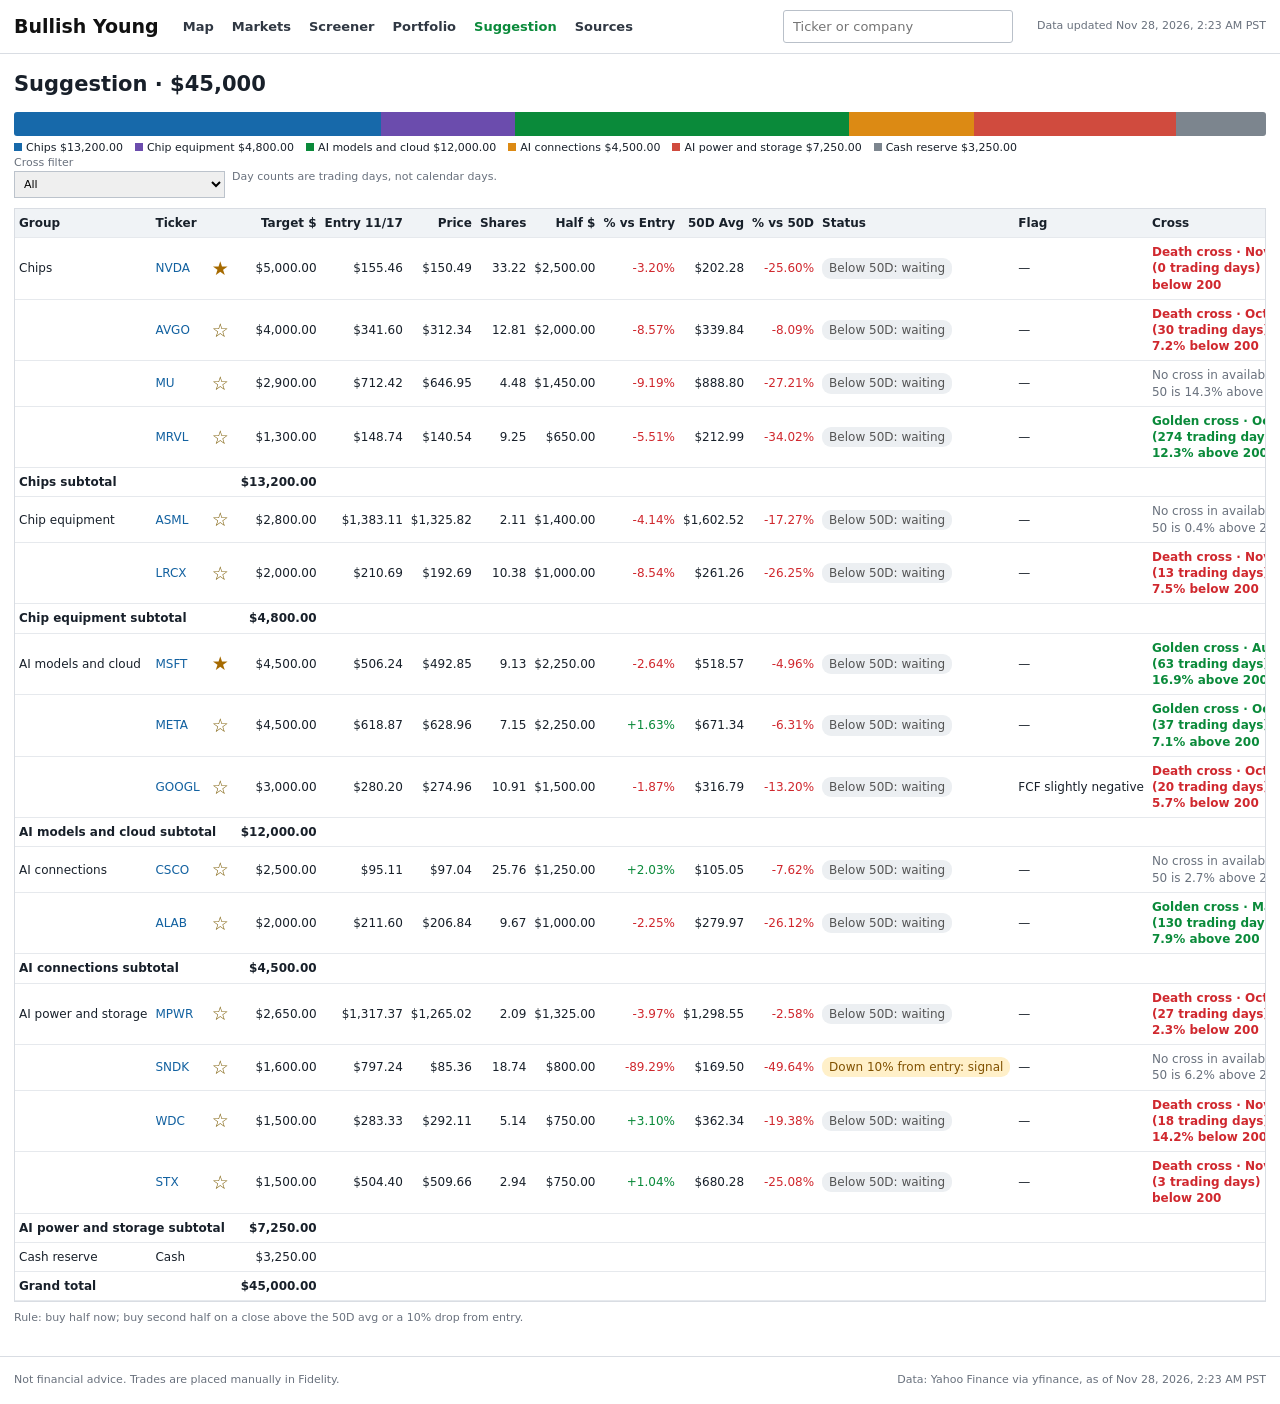
<file: portfolio.html>
<!doctype html>
<html lang="en">
  <head>
    <meta charset="utf-8" />
    <meta name="viewport" content="width=device-width,initial-scale=1" />
    <title>Bullish Young — Suggestion</title>
    <link rel="icon" href="data:image/svg+xml,%3Csvg xmlns='http://www.w3.org/2000/svg' viewBox='0 0 64 64'%3E%3Crect width='64' height='64' rx='12' fill='%230a8a3a'/%3E%3Cpath d='M14 43 27 30l9 8 15-18' fill='none' stroke='white' stroke-width='7' stroke-linecap='round' stroke-linejoin='round'/%3E%3C/svg%3E" />
    <link rel="stylesheet" href="assets/app.css" />
    <link rel="stylesheet" href="assets/brooks.css" />
    <link rel="stylesheet" href="assets/polish.css" />
    <link rel="stylesheet" href="assets/mobile.css" />
  </head>
  <body>
    <main>
      <h1>Suggestion · $45,000</h1>
      <div id="allocation"></div>
      <div id="cross-filter-wrap"></div>
      <div class="table-hint">Swipe for more columns →</div>
      <div class="table-wrap portfolio-wrap">
        <table class="portfolio-table">
          <thead>
            <tr>
              <th class="text">Group</th>
              <th class="text">Ticker</th>
              <th aria-label="Portfolio star"></th>
              <th>Target $</th>
              <th>Entry 11/17</th>
              <th>Price</th>
              <th>Shares</th>
              <th>Half $</th>
              <th>% vs Entry</th>
              <th>50D Avg</th>
              <th>% vs 50D</th>
              <th class="text">Status</th>
              <th class="text">Flag</th>
              <th class="text">Cross</th>
              <th class="text muted">Brooks ref</th>
            </tr>
          </thead>
          <tbody></tbody>
          <tfoot></tfoot>
        </table>
      </div>
      <div class="rule">
        Rule: buy half now; buy second half on a close above the 50D avg or a
        10% drop from entry.
      </div>
    </main>
    <script src="assets/common.js?v=20261124"></script>
    <script src="assets/brooks.js?v=20261124"></script>
    <script src="assets/cross.js?v=20261124"></script>
    <script src="assets/portfolio.js?v=20261124"></script>
  </body>
</html>
</file>
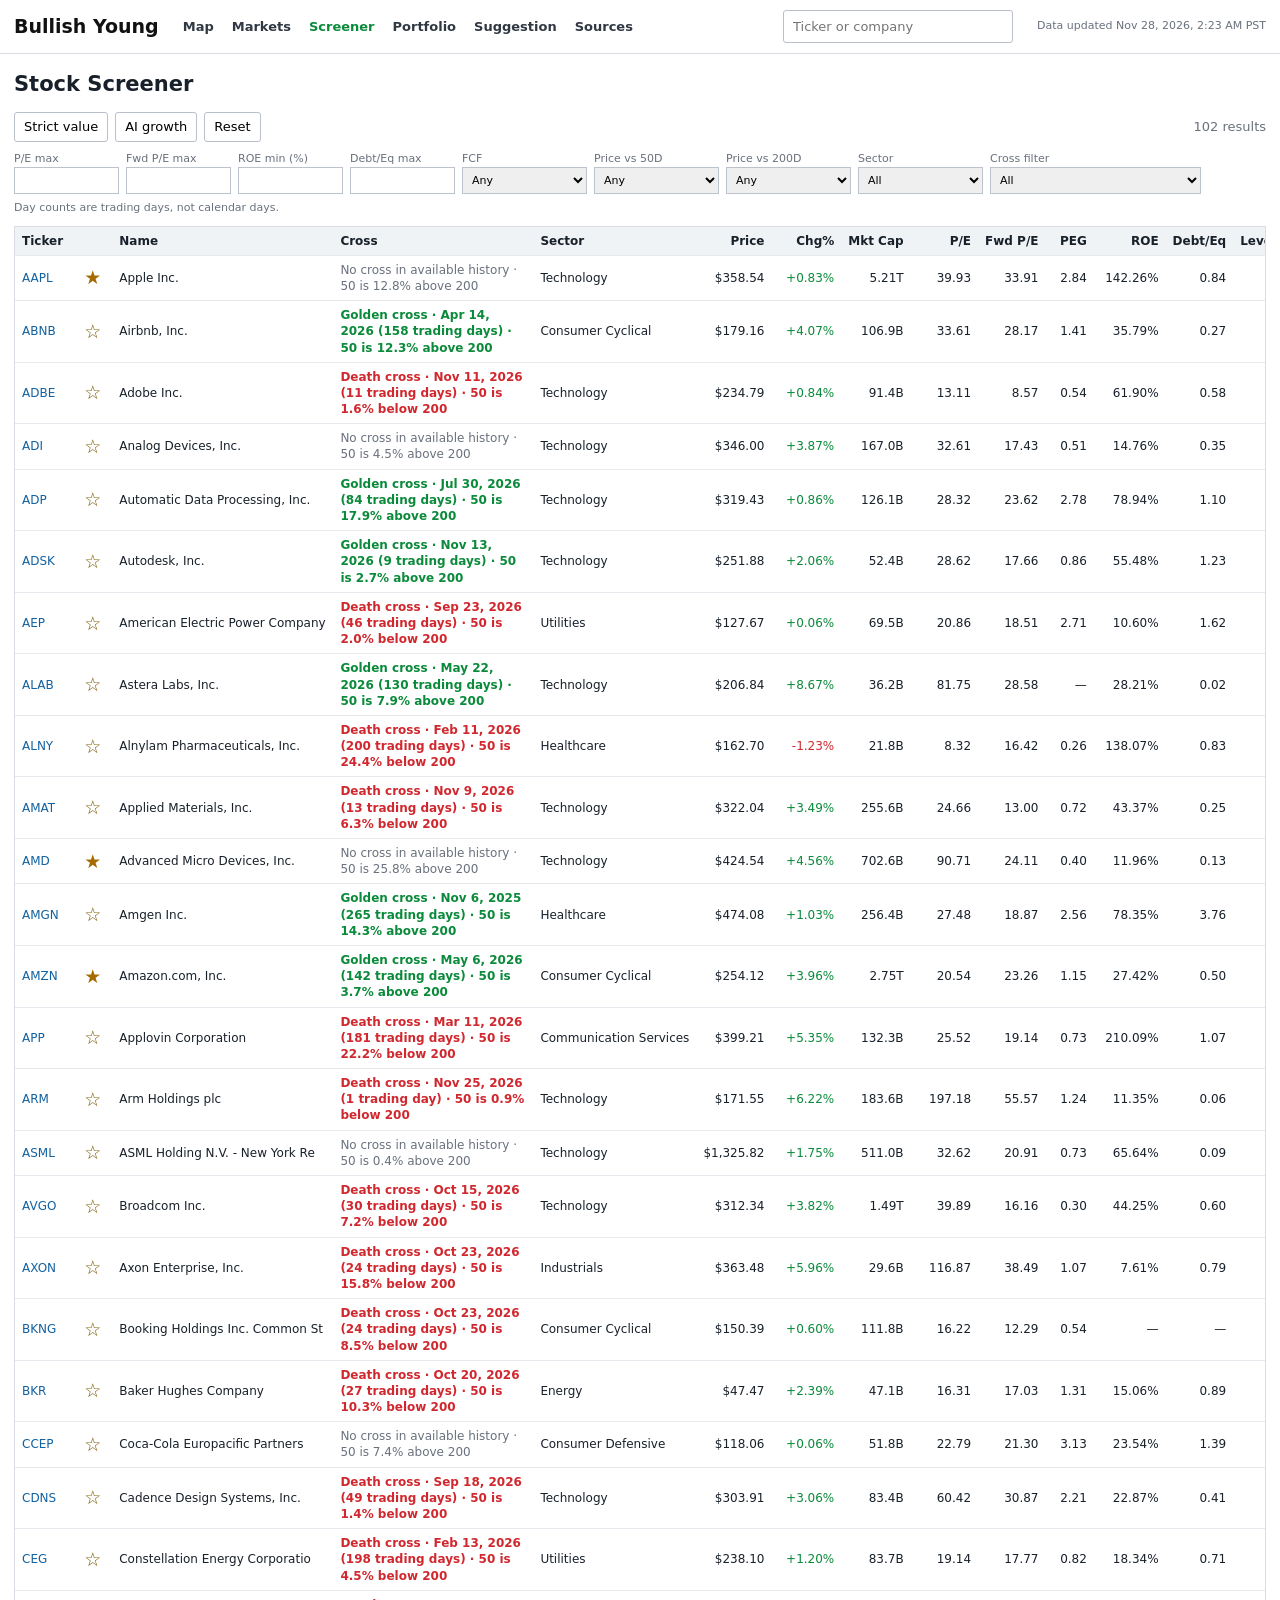
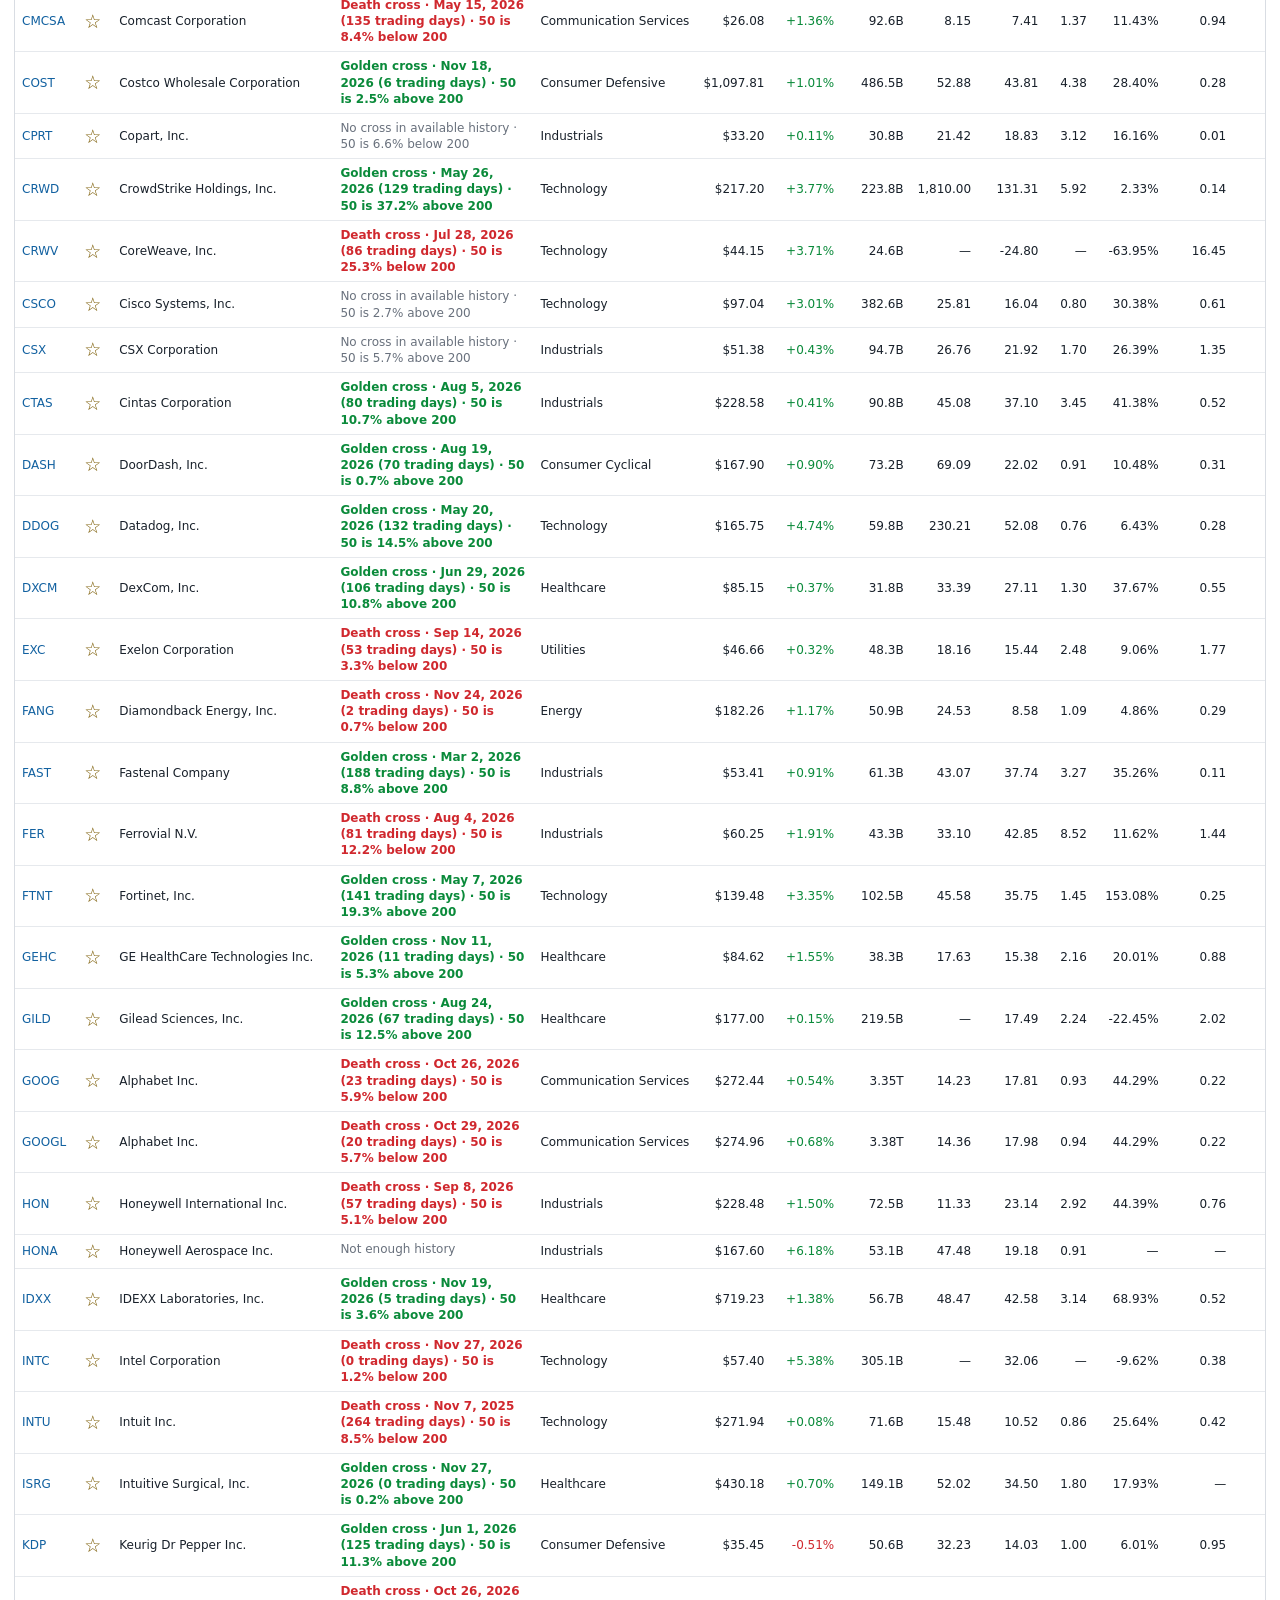
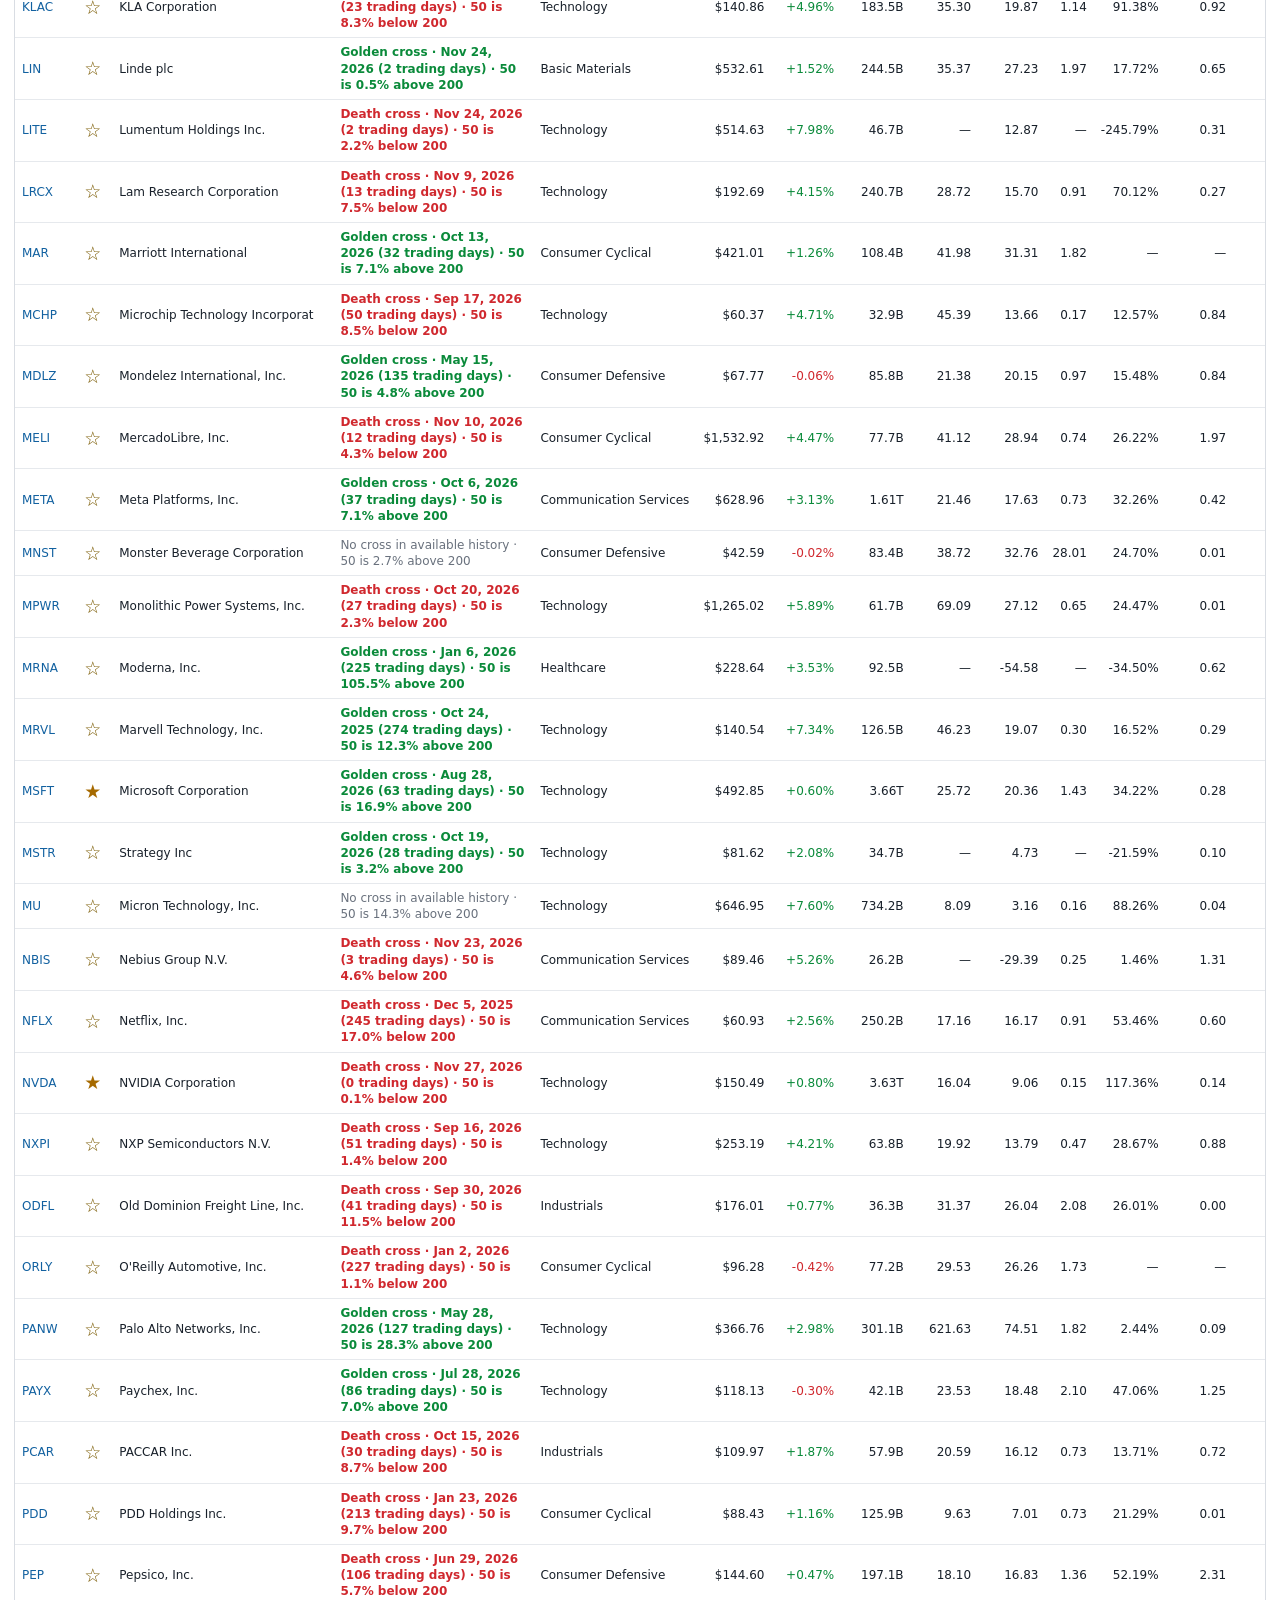
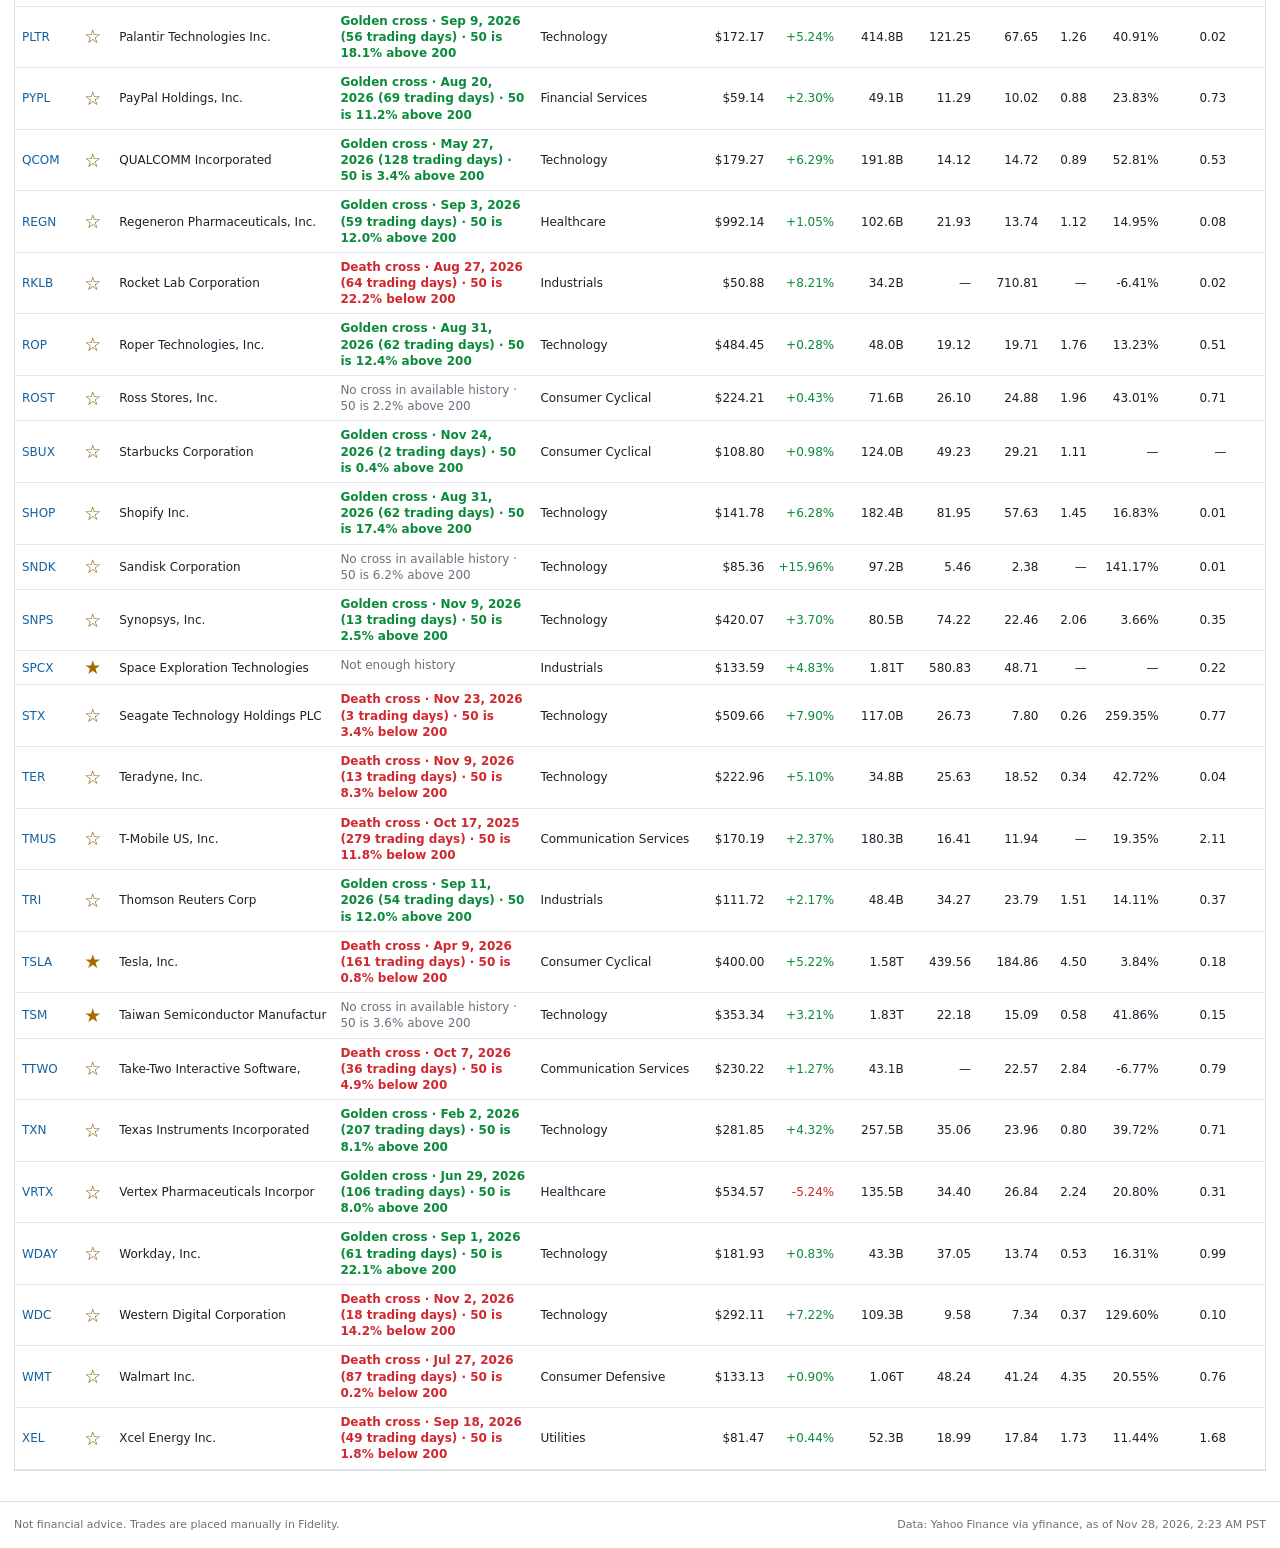
<file: screener.html>
<!doctype html><html lang="en"><head><meta charset="utf-8"><meta name="viewport" content="width=device-width,initial-scale=1"><title>Bullish Young — Screener</title><link rel="icon" href="data:image/svg+xml,%3Csvg xmlns='http://www.w3.org/2000/svg' viewBox='0 0 64 64'%3E%3Crect width='64' height='64' rx='12' fill='%230a8a3a'/%3E%3Cpath d='M14 43 27 30l9 8 15-18' fill='none' stroke='white' stroke-width='7' stroke-linecap='round' stroke-linejoin='round'/%3E%3C/svg%3E"><link rel="stylesheet" href="assets/app.css"><link rel="stylesheet" href="assets/mobile.css"></head><body><main><h1>Stock Screener</h1><div class="toolbar"><button data-preset="strict">Strict value</button><button data-preset="growth">AI growth</button><button data-preset="reset">Reset</button><span class="count"></span></div><div class="filters"><label>P/E max<input id="pe" type="number"></label><label>Fwd P/E max<input id="fpe" type="number"></label><label>ROE min (%)<input id="roe" type="number"></label><label>Debt/Eq max<input id="de" type="number" step=".1"></label><label>FCF<select id="fcf"><option>Any</option><option>Positive</option><option>Negative</option></select></label><label>Price vs 50D<select id="ma50"><option>Any</option><option>Above</option><option>Below</option></select></label><label>Price vs 200D<select id="ma200"><option>Any</option><option>Above</option><option>Below</option></select></label><label>Sector<select id="sector"><option>All</option></select></label><label>Cross filter<select id="cross-filter"><option value="all">All</option><option value="gc30">Golden cross (≤30 trading days)</option><option value="gc90">Golden cross (≤90 trading days)</option><option value="dc30">Death cross (≤30 trading days)</option><option value="dc90">Death cross (≤90 trading days)</option><option value="above">50-day above the 200-day</option><option value="near">Within 3% of a cross</option></select></label><span class="filter-note">Day counts are trading days, not calendar days.</span></div><div class="table-hint">Swipe for more columns →</div><div class="table-wrap screener-wrap"><table><thead><tr id="heads"></tr></thead><tbody></tbody></table></div></main><script src="assets/common.js?v=20261124"></script><script src="assets/cross.js?v=20261124"></script><script src="assets/screener.js?v=20261124"></script></body></html>
</file>
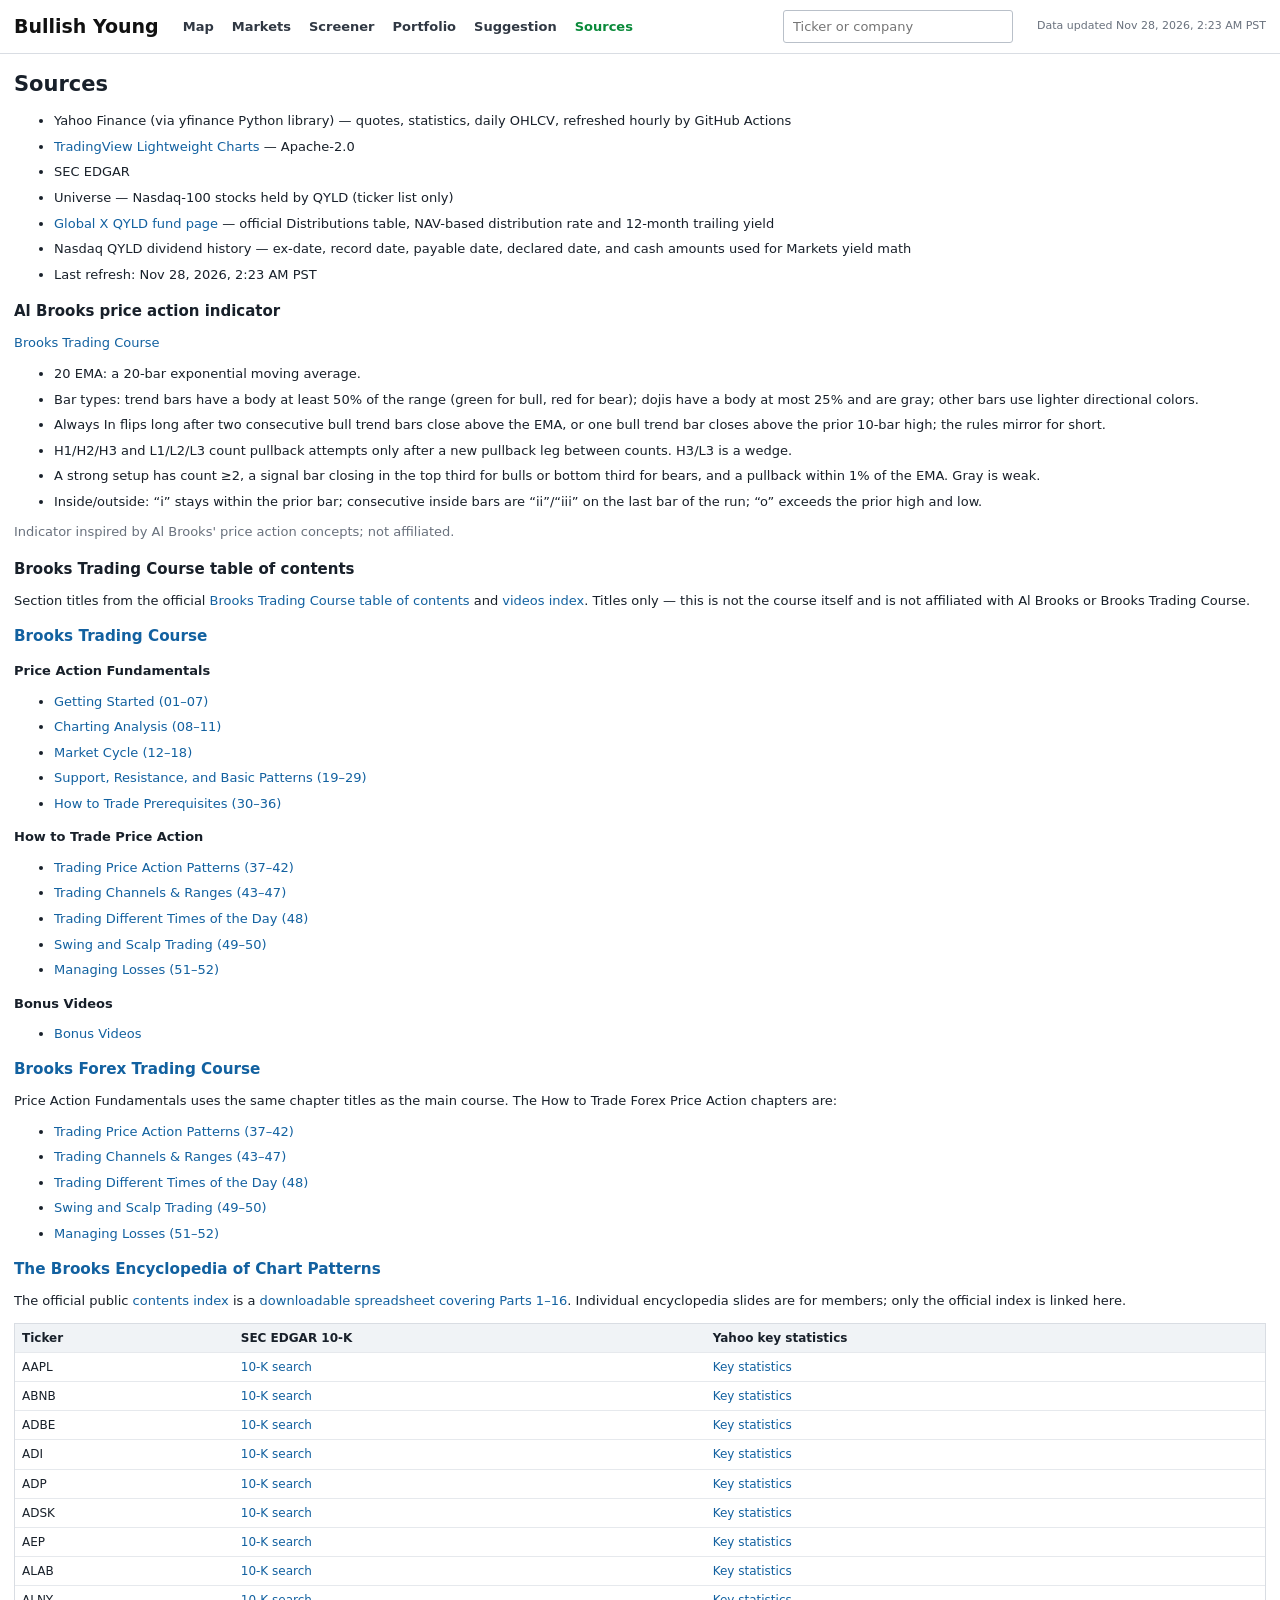
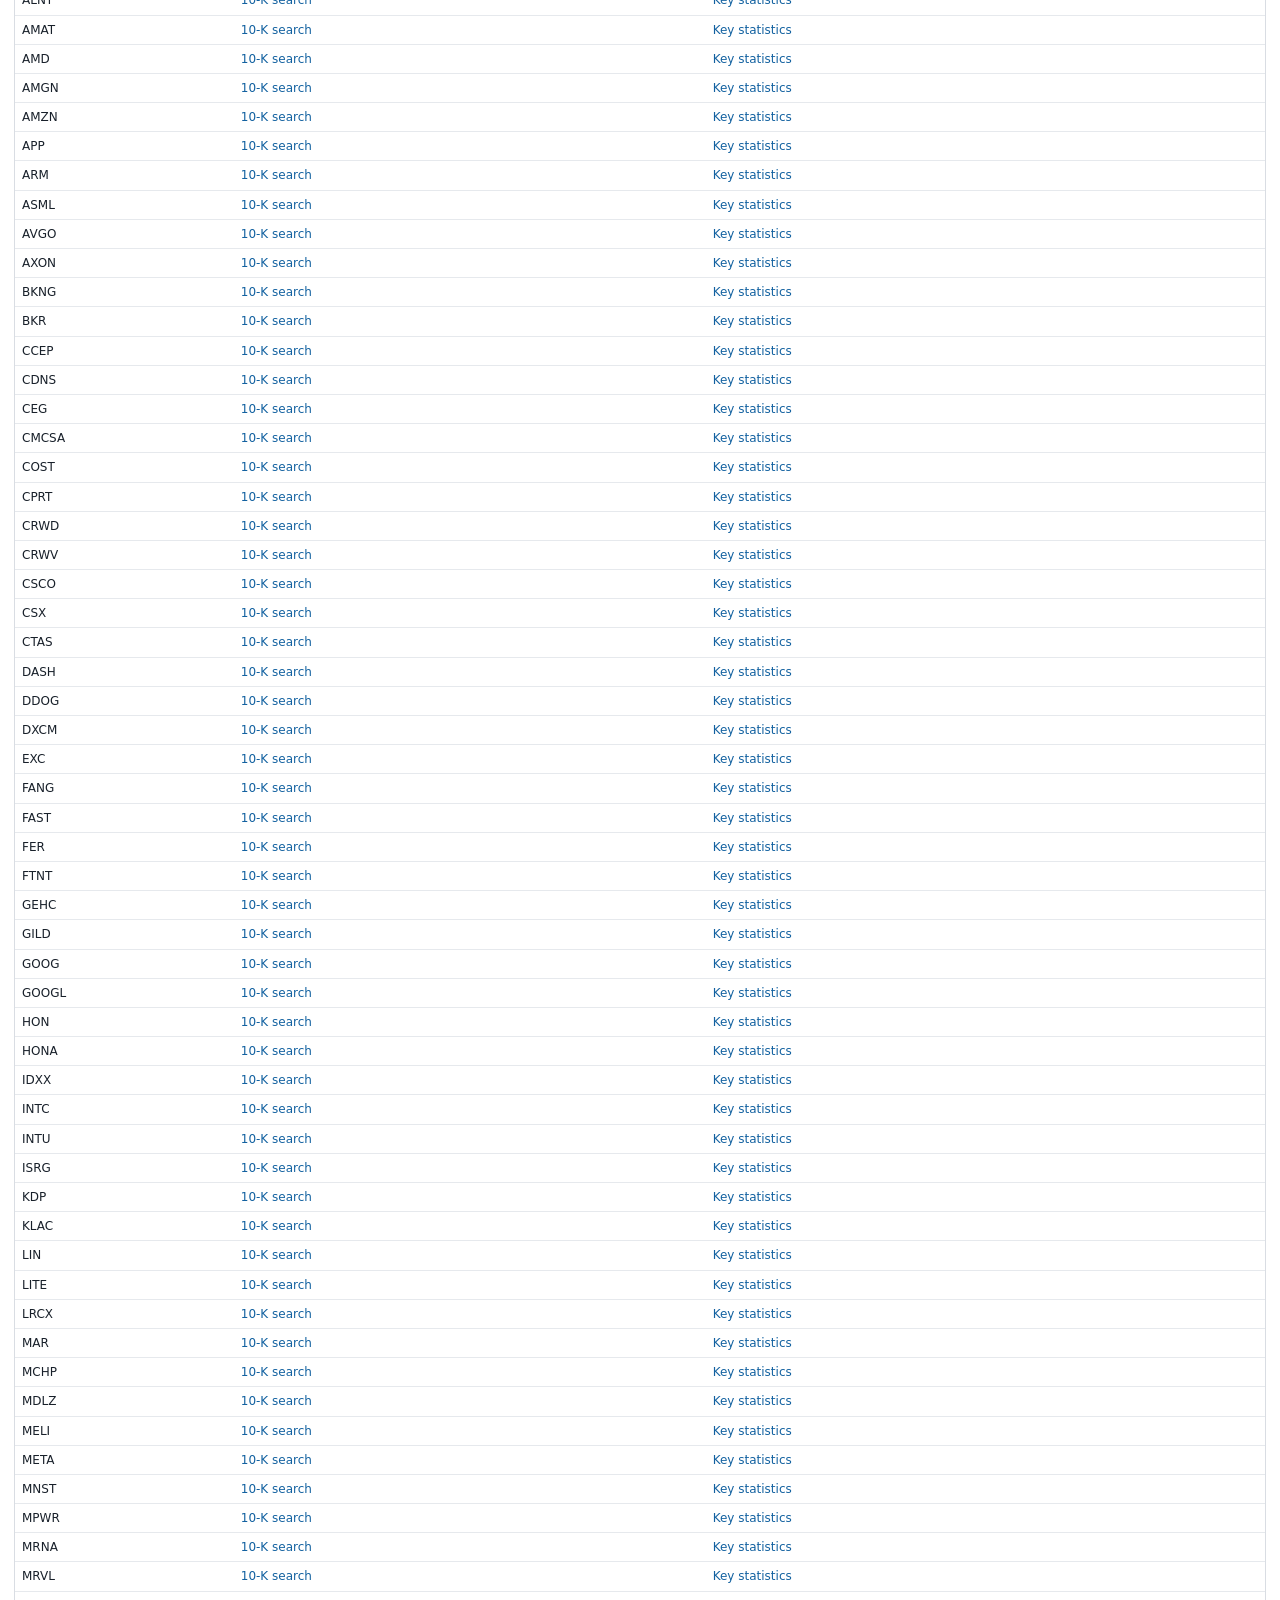
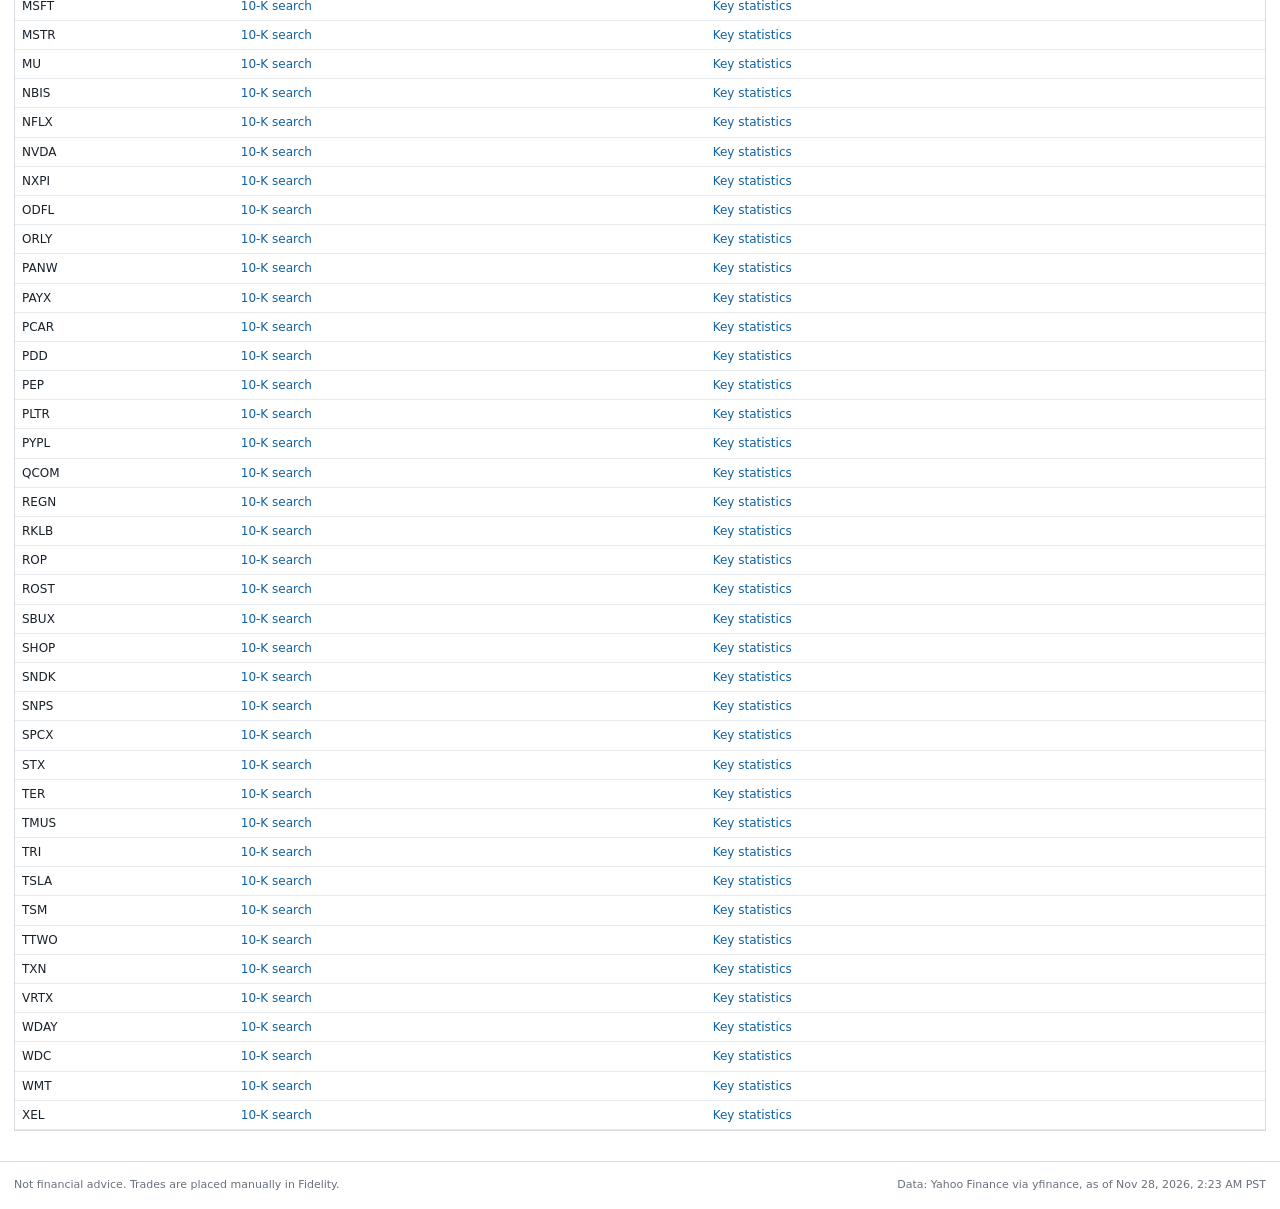
<file: sources.html>
<!doctype html>
<html lang="en">
  <head>
    <meta charset="utf-8" />
    <meta name="viewport" content="width=device-width,initial-scale=1" />
    <title>Bullish Young — Sources</title>
    <link rel="icon" href="data:image/svg+xml,%3Csvg xmlns='http://www.w3.org/2000/svg' viewBox='0 0 64 64'%3E%3Crect width='64' height='64' rx='12' fill='%230a8a3a'/%3E%3Cpath d='M14 43 27 30l9 8 15-18' fill='none' stroke='white' stroke-width='7' stroke-linecap='round' stroke-linejoin='round'/%3E%3C/svg%3E" />
    <link rel="stylesheet" href="assets/app.css" />
    <link rel="stylesheet" href="assets/mobile.css" />
  </head>
  <body>
    <main>
      <h1>Sources</h1>
      <ul class="source-list">
        <li>
          Yahoo Finance (via yfinance Python library) — quotes, statistics,
          daily OHLCV, refreshed hourly by GitHub Actions
        </li>
        <li>
          <a href="https://github.com/tradingview/lightweight-charts"
            >TradingView Lightweight Charts</a
          >
          — Apache-2.0
        </li>
        <li>SEC EDGAR</li>
        <li>Universe — Nasdaq-100 stocks held by QYLD (ticker list only)</li>
        <li>
          <a href="https://www.globalxetfs.com/funds/qyld#distributions">Global X QYLD fund page</a>
          — official Distributions table, NAV-based distribution rate and 12-month trailing yield
        </li>
        <li>
          Nasdaq QYLD dividend history — ex-date, record date, payable date, declared date, and cash amounts used for Markets yield math
        </li>
        <li>Last refresh: <span id="last-refresh">—</span></li>
      </ul>
    <section class="brooks-source">
      <h2>Al Brooks price action indicator</h2>
      <p><a href="https://www.brookstradingcourse.com/">Brooks Trading Course</a></p>
      <ul class="source-list">
        <li>20 EMA: a 20-bar exponential moving average.</li>
        <li>Bar types: trend bars have a body at least 50% of the range (green for bull, red for bear); dojis have a body at most 25% and are gray; other bars use lighter directional colors.</li>
        <li>Always In flips long after two consecutive bull trend bars close above the EMA, or one bull trend bar closes above the prior 10-bar high; the rules mirror for short.</li>
        <li>H1/H2/H3 and L1/L2/L3 count pullback attempts only after a new pullback leg between counts. H3/L3 is a wedge.</li>
        <li>A strong setup has count ≥2, a signal bar closing in the top third for bulls or bottom third for bears, and a pullback within 1% of the EMA. Gray is weak.</li>
        <li>Inside/outside: “i” stays within the prior bar; consecutive inside bars are “ii”/“iii” on the last bar of the run; “o” exceeds the prior high and low.</li>
      </ul>
      <p class="muted">Indicator inspired by Al Brooks' price action concepts; not affiliated.</p>
    </section>

    <section class="brooks-toc">
      <h2>Brooks Trading Course table of contents</h2>
      <p>
        Section titles from the official
        <a href="https://www.brookstradingcourse.com/video-course-table-of-contents/">Brooks Trading Course table of contents</a>
        and
        <a href="https://www.brookstradingcourse.com/trade-price-action/">videos index</a>.
        Titles only — this is not the course itself and is not affiliated with Al Brooks or Brooks Trading Course.
      </p>
      <h3><a href="https://www.brookstradingcourse.com/trade-price-action/">Brooks Trading Course</a></h3>
      <h4>Price Action Fundamentals</h4>
      <ul class="source-list">
        <li><a href="https://www.brookstradingcourse.com/trade-price-action/#at-658840">Getting Started (01–07)</a></li>
        <li><a href="https://www.brookstradingcourse.com/trade-price-action/#at-658841">Charting Analysis (08–11)</a></li>
        <li><a href="https://www.brookstradingcourse.com/trade-price-action/#at-658842">Market Cycle (12–18)</a></li>
        <li><a href="https://www.brookstradingcourse.com/trade-price-action/#at-658843">Support, Resistance, and Basic Patterns (19–29)</a></li>
        <li><a href="https://www.brookstradingcourse.com/trade-price-action/#at-658844">How to Trade Prerequisites (30–36)</a></li>
      </ul>
      <h4>How to Trade Price Action</h4>
      <ul class="source-list">
        <li><a href="https://www.brookstradingcourse.com/trade-price-action/#at-658845">Trading Price Action Patterns (37–42)</a></li>
        <li><a href="https://www.brookstradingcourse.com/trade-price-action/#at-658846">Trading Channels &amp; Ranges (43–47)</a></li>
        <li><a href="https://www.brookstradingcourse.com/trade-price-action/#at-658847">Trading Different Times of the Day (48)</a></li>
        <li><a href="https://www.brookstradingcourse.com/trade-price-action/#at-658848">Swing and Scalp Trading (49–50)</a></li>
        <li><a href="https://www.brookstradingcourse.com/trade-price-action/#at-658849">Managing Losses (51–52)</a></li>
      </ul>
      <h4>Bonus Videos</h4>
      <ul class="source-list">
        <li><a href="https://www.brookstradingcourse.com/trade-price-action/#at-6588410">Bonus Videos</a></li>
      </ul>
      <h3><a href="https://www.brookstradingcourse.com/trade-forex-price-action/">Brooks Forex Trading Course</a></h3>
      <p>Price Action Fundamentals uses the same chapter titles as the main course. The How to Trade Forex Price Action chapters are:</p>
      <ul class="source-list">
        <li><a href="https://www.brookstradingcourse.com/trade-forex-price-action/#at-658865">Trading Price Action Patterns (37–42)</a></li>
        <li><a href="https://www.brookstradingcourse.com/trade-forex-price-action/#at-658866">Trading Channels &amp; Ranges (43–47)</a></li>
        <li><a href="https://www.brookstradingcourse.com/trade-forex-price-action/#at-658867">Trading Different Times of the Day (48)</a></li>
        <li><a href="https://www.brookstradingcourse.com/trade-forex-price-action/#at-658868">Swing and Scalp Trading (49–50)</a></li>
        <li><a href="https://www.brookstradingcourse.com/trade-forex-price-action/#at-658869">Managing Losses (51–52)</a></li>
      </ul>
      <h3><a href="https://www.brookstradingcourse.com/price-action/brooks-encyclopedia-chart-patterns-sampler/">The Brooks Encyclopedia of Chart Patterns</a></h3>
      <p>
        The official public
        <a href="https://www.brookstradingcourse.com/price-action/brooks-encyclopedia-chart-patterns-sampler/">contents index</a>
        is a
        <a href="https://docs.google.com/spreadsheets/d/1PdaOmy6TtRlOBhqMsf_EjgrWd5apdofe/edit?usp=share_link&amp;ouid=109939490860164733348&amp;rtpof=true&amp;sd=true">downloadable spreadsheet covering Parts 1–16</a>.
        Individual encyclopedia slides are for members; only the official index is linked here.
      </p>
    </section>

      <div class="table-wrap">
        <table>
          <thead>
            <tr>
              <th class="text">Ticker</th>
              <th class="text">SEC EDGAR 10-K</th>
              <th class="text">Yahoo key statistics</th>
            </tr>
          </thead>
          <tbody></tbody>
        </table>
      </div>
    </main>
    <script src="assets/common.js?v=20261124"></script>
    <script>
      shell("sources").then(() => {
        document.querySelector("#last-refresh").textContent = BY.time(
          BY.stats.generated_at || BY.stats.as_of,
        );
        document.querySelector("tbody").innerHTML = BY.stats.stocks
          .map(
            (s) =>
              `<tr><td class="text">${s.ticker}</td><td class="text"><a href="https://www.sec.gov/cgi-bin/browse-edgar?action=getcompany&amp;CIK=${s.ticker}&amp;type=10-K">10-K search</a></td><td class="text"><a href="https://finance.yahoo.com/quote/${s.ticker}/key-statistics/">Key statistics</a></td></tr>`,
          )
          .join("");
      });
    </script>
  </body>
</html>
</file>
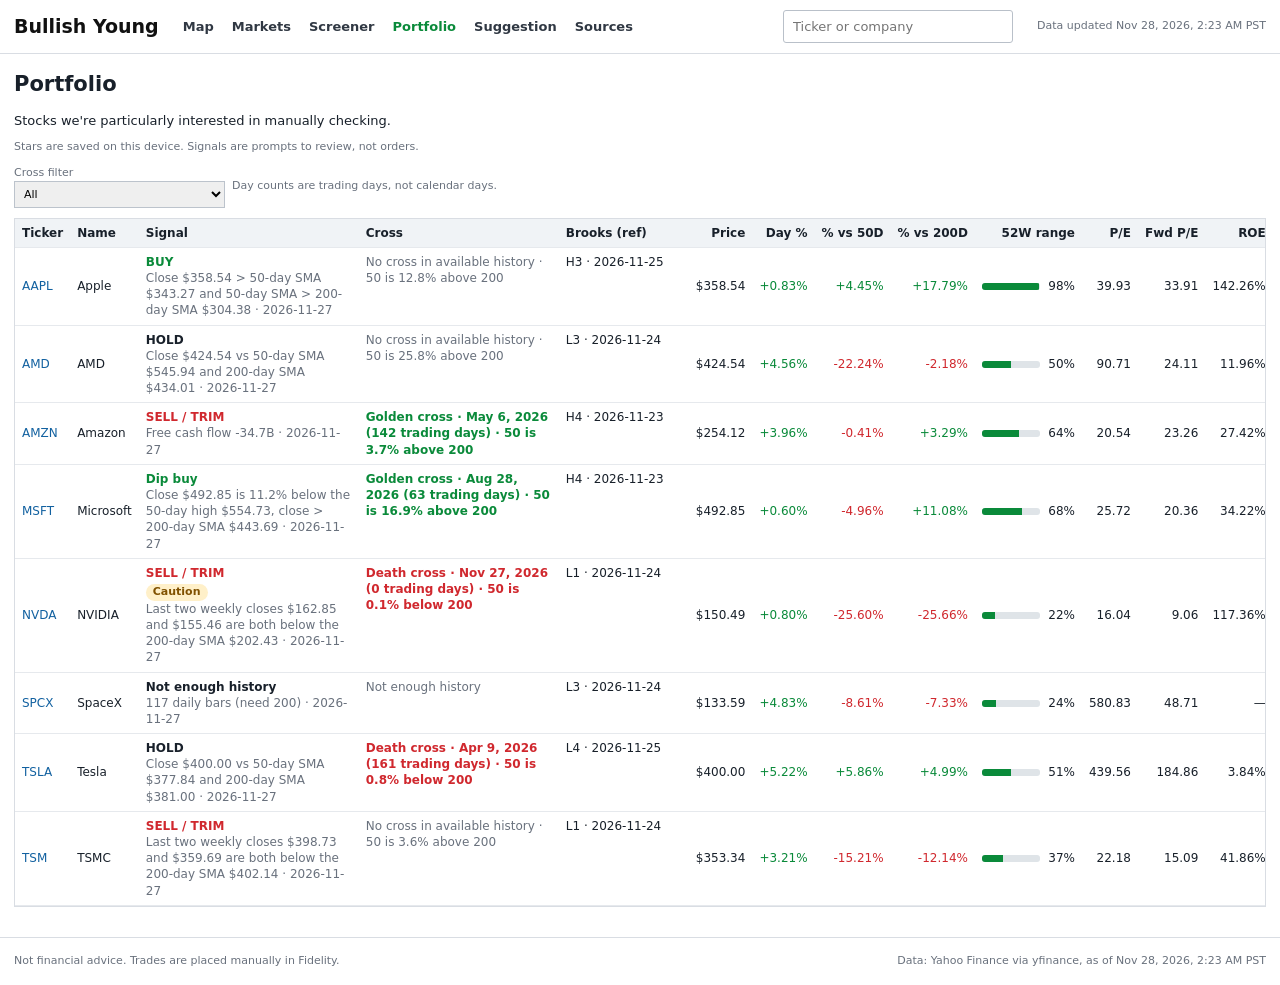
<file: watchlist.html>
<!doctype html>
<html lang="en">
  <head>
    <meta charset="utf-8" />
    <meta name="viewport" content="width=device-width,initial-scale=1" />
    <title>Bullish Young — Portfolio</title>
    <link rel="icon" href="data:image/svg+xml,%3Csvg xmlns='http://www.w3.org/2000/svg' viewBox='0 0 64 64'%3E%3Crect width='64' height='64' rx='12' fill='%230a8a3a'/%3E%3Cpath d='M14 43 27 30l9 8 15-18' fill='none' stroke='white' stroke-width='7' stroke-linecap='round' stroke-linejoin='round'/%3E%3C/svg%3E" />
    <link rel="stylesheet" href="assets/app.css" />
    <link rel="stylesheet" href="assets/mobile.css" />
  </head>
  <body>
    <main>
      <h1>Portfolio</h1>
      <p class="portfolio-intro">Stocks we're particularly interested in manually checking.</p>
      <p class="source-line">Stars are saved on this device. Signals are prompts to review, not orders.</p>
      <div id="cross-filter-wrap"></div>
      <div class="table-hint">Swipe for more columns →</div>
      <div class="table-wrap watchlist-wrap">
        <table class="watchlist-table">
          <thead><tr id="watchlist-heads"></tr></thead>
          <tbody></tbody>
        </table>
      </div>
    </main>
    <script src="assets/common.js?v=20261124"></script>
    <script src="assets/brooks.js?v=20261124"></script>
    <script src="assets/cross.js?v=20261124"></script>
    <script src="assets/watchlist.js?v=20261124"></script>
  </body>
</html>
</file>
<file: assets/app.css>
:root{--green:#0a8a3a;--red:#d0282e;--amber:#a66a00;--line:#d9dde3;--muted:#69717d;--bg:#fff;--soft:#f5f7f9}*{box-sizing:border-box}body{background:var(--bg);color:#18202a;margin:0;font:13px/1.35 Inter,ui-sans-serif,system-ui,-apple-system,BlinkMacSystemFont,Segoe UI,Roboto,Noto Sans,Ubuntu,Cantarell,Helvetica Neue,sans-serif}a{color:#1261a0;text-decoration:none}a:hover{text-decoration:underline}header{border-bottom:1px solid var(--line);white-space:nowrap;align-items:center;gap:24px;height:54px;padding:0 max(14px,50vw - 720px);display:flex}.logo{color:#111;font-size:19px;font-weight:750}.nav{gap:18px;display:flex}.nav a{color:#303843;font-weight:600}.nav a.active{color:var(--green)}.search{margin-left:auto;position:relative}.search input{width:230px;font:inherit;border:1px solid #b9c0c9;border-radius:3px;padding:7px 9px}.updated{color:var(--muted);font-size:11px}main{max-width:1440px;margin:auto;padding:16px 14px 30px}h1{margin:0 0 14px;font-size:21px}h2{margin:18px 0 8px;font-size:15px}footer{border-top:1px solid var(--line);color:var(--muted);justify-content:space-between;padding:16px max(14px,50vw - 720px);font-size:11px;display:flex}.table-wrap{border:1px solid var(--line);overflow-x:auto}table{border-collapse:collapse;font-variant-numeric:tabular-nums;width:100%;font-size:12px}th,td{text-align:right;white-space:nowrap;border-bottom:1px solid #e6e9ed;padding:6px 7px}th{z-index:1;cursor:pointer;background:#f0f3f6;font-weight:650;position:sticky;top:0}th:first-child,td:first-child,td.text,th.text{text-align:left}tbody tr:hover{background:#f7fafc}.num{font-variant-numeric:tabular-nums}.up{color:var(--green)}.down{color:var(--red)}.muted{color:var(--muted)}button,select,input{font:inherit}button,.button{cursor:pointer;background:#fff;border:1px solid #b9c0c9;border-radius:3px;padding:5px 9px}button.active{border-color:var(--green);color:#075d29;background:#e5f3ea}.toolbar,.filters{flex-wrap:wrap;align-items:center;gap:7px;margin-bottom:10px;display:flex}.filters label{color:var(--muted);font-size:11px}.filters input,.filters select{border:1px solid #bcc3cc;width:105px;padding:5px;display:block}.filters select{width:125px}.count{color:var(--muted);margin-left:auto}.pill{color:#555;background:#eceff2;border-radius:9px;padding:2px 7px;display:inline-block}.pill.green{color:#08702f;background:#daf2e2}.pill.amber{color:#805100;background:#fff0c9}.card{border:1px solid var(--line);background:#fff}.legend{color:var(--muted);align-items:center;gap:6px;margin:7px 0;font-size:11px;display:flex}.legend-gradient{background:linear-gradient(90deg,#d0282e,#ddd,#0a8a3a);width:150px;height:9px}#treemap{height:calc(100vh - 170px);min-height:480px;position:relative}.map-node{color:#fff;text-shadow:0 1px 2px #000;text-align:center;cursor:pointer;border:1px solid #fff;flex-direction:column;justify-content:center;align-items:center;font-weight:700;display:flex;position:absolute;overflow:hidden}.map-node small{font-size:10px}.sector-label{color:#111;z-index:2;pointer-events:none;background:rgba(255,255,255,.85);padding:2px 4px;font-size:11px;font-weight:700;position:absolute}.tooltip{color:#fff;z-index:9;pointer-events:none;background:#111;border-radius:3px;padding:7px 9px;font-size:11px;display:none;position:fixed}.stock-head{align-items:end;gap:12px;margin-bottom:12px;display:flex}.stock-head h1{margin:0}.stock-price{font-size:22px;font-weight:700}.chart-box{border:1px solid var(--line);height:520px}#chart,.chart-el{width:100%;height:100%;position:relative}.ohlc{font-variant-numeric:tabular-nums;min-height:16px;font-size:11px}.stats-grid{grid-template-columns:1fr 1fr;gap:30px;display:grid}.stat-row{font-variant-numeric:tabular-nums;border-bottom:1px solid #e4e7eb;justify-content:space-between;padding:6px 0;display:flex}.stat-row span:last-child{font-weight:600}.source-line{color:var(--muted);margin-top:10px;font-size:11px}.allocation{border-radius:3px;width:100%;height:24px;margin:12px 0 5px;display:flex;overflow:hidden}.allocation span{min-width:2px}.alloc-legend{flex-wrap:wrap;gap:12px;font-size:11px;display:flex}.dot{width:8px;height:8px;margin-right:4px;display:inline-block}.rule{color:var(--muted);margin-top:9px;font-size:11px}.source-list li{margin:8px 0}@media (max-width:700px){header{flex-wrap:wrap;gap:10px;height:auto;padding:10px 12px}.logo{width:100%}.nav{order:3;justify-content:space-between;width:100%}.search{flex:1;margin-left:0}.search input{width:100%}.updated{font-size:10px}.stats-grid{grid-template-columns:1fr}.chart-box{height:420px}#treemap{height:560px}.count{width:100%;margin-left:0}footer{display:block}footer span{margin:3px 0;display:block}}
/* Interactive chart drawings */
.chart-box{position:relative}
.drawing-overlay{position:absolute;inset:0;z-index:4;pointer-events:none;touch-action:none}
.drawing-toolbar{display:flex;flex-wrap:wrap;gap:5px;margin:0 0 6px}
.drawing-toolbar button{min-width:0;padding:3px 7px;font-size:12px;line-height:18px}
.drawing-toolbar button:disabled{cursor:default;opacity:.45}
.drawing-hit{pointer-events:stroke;cursor:pointer}
.drawing-handle{pointer-events:all;cursor:grab}
.drawing-label,.drawing-axis-label{pointer-events:none;font:11px Inter,ui-sans-serif,system-ui,sans-serif}

.map-toolbar{display:flex;flex-wrap:wrap;align-items:center;gap:8px 12px;margin:0 0 8px}
#map-back{display:none}
#map-back.visible{display:inline-flex;align-items:center}
.map-hint{color:var(--muted);margin:0;font-size:11px}
.sector-label,.sector-heading{cursor:pointer;pointer-events:auto}
.sector-label:hover,.sector-heading:hover{background:#fff;text-decoration:underline}
.map-node{outline:none;border:1px solid #fff}
.map-node.selected{z-index:6;box-shadow:inset 0 0 0 2px #fff,0 0 0 3px #18202a,0 0 0 5px #ffd65a}
.map-node .map-ticker{line-height:1.1;max-width:100%;overflow:hidden}
.tooltip{z-index:30;pointer-events:auto;min-width:200px;max-width:280px;padding:10px 12px;font-size:12px;line-height:1.4;box-shadow:0 8px 24px rgba(0,0,0,.28)}
.tooltip .tip-ticker{font-size:14px;font-weight:750}
.tooltip .tip-name{font-weight:600}
.tooltip .tip-sector{color:#c8cdd3;margin:3px 0 5px;font-size:11px}
.tooltip .tip-price{font-variant-numeric:tabular-nums;font-weight:650}
.tooltip .up{color:#8ee0a8}.tooltip .down{color:#f3a0a3}
.map-card{display:none;position:fixed;z-index:40;background:#fff;color:#18202a;border:1px solid var(--line);border-radius:8px;padding:12px;min-width:240px;max-width:min(320px,calc(100vw - 16px));box-shadow:0 10px 28px rgba(24,32,42,.22)}
.map-card .tooltip-head{align-items:flex-start}
.map-card .tooltip-head>div:first-child{min-width:0;flex:1;overflow-wrap:break-word}
.map-card .card-ticker{font-size:16px;font-weight:750}
.map-card .card-name{font-weight:600;white-space:normal;overflow-wrap:break-word}
.map-card .card-price{margin-top:6px;font-variant-numeric:tabular-nums;font-weight:650}
.map-card .card-open{display:block;text-align:center;margin-top:10px;width:100%}
.watchlist-table td.signal,.watchlist-table th.signal,.watchlist-table td.brooks-ref,.watchlist-table th.brooks-ref{text-align:left;white-space:normal;vertical-align:top}
.watchlist-table td.signal{min-width:220px;max-width:280px}
.watchlist-table td.brooks-ref{min-width:130px;white-space:nowrap}
.signal-kind{display:block;font-weight:700}
.signal-detail{display:block;color:var(--muted);font-weight:400;white-space:normal}
.signal-buy .signal-kind{color:var(--green)}
.signal-sell .signal-kind{color:var(--red)}
.watchlist-table td.cross-col,.watchlist-table th.cross-col,.screener-wrap td.cross-col,.portfolio-table td.cross-col{text-align:left;white-space:normal;vertical-align:top;min-width:200px;max-width:280px}
.cross-golden{color:var(--green);font-weight:650;white-space:normal}
.cross-death{color:var(--red);font-weight:650;white-space:normal}
.cross-muted{color:var(--muted);white-space:normal}
.signal-tag{display:inline-block;margin:3px 6px 0 0;padding:1px 7px;border-radius:9px;font-size:11px;font-weight:650}
.signal-tag-gc{color:#08702f;background:#daf2e2}
.signal-tag-caution{color:#805100;background:#fff0c9}
.cross-filters{margin:0 0 10px}
.cross-filters select,.filters select#cross-filter{width:min(100%,280px)}
.filter-note{color:var(--muted);font-size:11px}
.cross-note{margin:6px 0 0;font-size:12px}
.cross-note[hidden]{display:none}
.market-section{margin:0 0 28px}
.market-head{display:flex;flex-wrap:wrap;align-items:baseline;gap:12px}
.market-head h2{margin:0}
.market-sub{color:var(--muted);margin:2px 0 8px}
.market-controls{display:flex;flex-wrap:wrap;align-items:end;gap:8px 12px;margin:0 0 8px}
.market-controls label{color:var(--muted);font-size:11px}
.market-controls select{display:block;margin-top:3px;font-size:13px}
.market-chart>div,.chart-box .chart-el{width:100%;height:100%}
.brooks-toc h3,.brooks-toc h4{margin:16px 0 6px}

.dividend-section{margin:18px 0 8px}
.dividend-headlines{display:grid;grid-template-columns:repeat(auto-fit,minmax(200px,1fr));gap:12px 18px;margin:8px 0 14px}
.dividend-stat{border:1px solid var(--line);border-radius:4px;padding:10px 12px;background:var(--soft)}
.dividend-stat.official{background:#fff}
.dividend-stat-label{color:var(--muted);font-size:11px;font-weight:650;text-transform:none}
.dividend-stat-label span{font-weight:600}
.dividend-stat-value{font-size:22px;font-weight:750;font-variant-numeric:tabular-nums;margin:2px 0}
.dividend-stat-sub{font-size:12px;font-weight:600;color:var(--muted)}
.dividend-stat-value.second{font-size:18px;margin-top:0}
.dividend-stat-detail{color:var(--muted);font-size:11px;line-height:1.4}
.dividend-controls{margin:0 0 8px}
.dividend-controls label{color:var(--muted);font-size:11px}
.dividend-controls select{display:block;margin-top:3px}
.dividend-scroll{overflow-x:auto;overflow-y:hidden;-webkit-overflow-scrolling:touch;border:1px solid var(--line);background:#fff}
.dividend-chart{display:flex;align-items:flex-end;gap:6px;min-height:260px;height:280px;padding:8px 12px 6px;width:max-content;min-width:100%}
.dividend-bar{appearance:none;background:none;border:0;padding:0;margin:0;width:68px;min-width:68px;height:100%;display:flex;flex-direction:column;align-items:center;justify-content:flex-end;cursor:pointer;color:inherit;font:inherit}
.dividend-plot{flex:1 1 auto;width:100%;min-height:0;display:flex;flex-direction:column;align-items:center;justify-content:flex-end}
.dividend-col{width:28px;background:#0a8a3a;border-radius:3px 3px 0 0;display:block;flex:0 0 auto}
.dividend-bar:hover .dividend-col,.dividend-bar:focus-visible .dividend-col{background:#075d29}
.dividend-label{display:flex;flex-direction:column;align-items:center;margin-top:4px;line-height:1.15;text-align:center;white-space:nowrap}
.dividend-pct{font-size:12px;font-weight:750;font-variant-numeric:tabular-nums}
.dividend-amt{font-size:10px;color:var(--muted);font-variant-numeric:tabular-nums}
.dividend-month{font-size:10px;color:var(--muted);margin-top:2px;white-space:nowrap}
.dividend-tooltip{position:fixed;z-index:40;min-width:220px;max-width:280px;background:#111;color:#fff;border-radius:4px;padding:10px 12px;font-size:12px;line-height:1.4;box-shadow:0 8px 24px rgba(0,0,0,.28);pointer-events:none}
.dividend-tooltip .tip-title{font-weight:750;margin-bottom:6px}
.dividend-tooltip .tip-row{display:flex;justify-content:space-between;gap:16px;font-variant-numeric:tabular-nums;padding:2px 0}
.dividend-tooltip .tip-row span:first-child{color:#c8cdd3}
.es-lag-note{margin:2px 0 0}

.div-marker-overlay{position:absolute;inset:0;z-index:5;pointer-events:none;overflow:hidden}
.div-marker{position:absolute;width:16px;height:16px;margin:0;padding:0;transform:translate(-50%,-50%);background:#2f6fe0;color:#fff;border:0;border-radius:2px;font:700 11px/16px Inter,ui-sans-serif,system-ui,sans-serif;text-align:center;cursor:pointer;pointer-events:auto;user-select:none;-webkit-user-select:none;box-shadow:0 0 0 1px rgba(255,255,255,.4)}
.div-marker-count{position:absolute;top:-6px;right:-7px;background:#1b3f96;color:#fff;border-radius:7px;min-width:12px;padding:0 3px;font:700 9px/12px Inter,ui-sans-serif,system-ui,sans-serif}
.div-marker-tip{position:fixed;z-index:50;min-width:210px;max-width:280px;background:#111;color:#fff;border-radius:4px;padding:10px 12px;font-size:12px;line-height:1.4;box-shadow:0 8px 24px rgba(0,0,0,.28);pointer-events:none}
.div-marker-tip .tip-title{font-weight:750;margin-bottom:6px}
.div-marker-tip .tip-row{display:flex;justify-content:space-between;gap:16px;font-variant-numeric:tabular-nums;padding:2px 0}
.div-marker-tip .tip-row span:first-child{color:#c8cdd3}
.div-marker-tip .tip-split{border:0;border-top:1px solid #444;margin:8px 0}
</file>
<file: assets/brooks.css>
.brooks-toggle,#brooks-layers label{font-size:11px;color:var(--muted);white-space:nowrap}
#brooks-layers{display:inline-flex;gap:8px;align-items:center}
#brooks-layers[hidden],.brooks-badge[hidden]{display:none}
.brooks-badge{display:inline-block;margin:0 0 7px;padding:3px 8px;border-radius:10px;font-size:11px;background:#eceff2;color:#555}
.brooks-badge.long{background:#daf2e2;color:#08702f}
.brooks-badge.short{background:#f8dfe0;color:#a51f25}
.chart-note,.brooks-ref,.brooks-ref a{font-size:11px;color:var(--muted)}
.chart-note{margin:5px 0 8px}
</file>
<file: assets/polish.css>
.portfolio-table th,
.portfolio-table td {
  padding-left: 4px;
  padding-right: 4px;
}

.chart-controls { display: flex; flex-wrap: wrap; align-items: end; gap: 8px; margin: 10px 0 4px; }
.chart-controls label { color: var(--muted); font-size: 11px; }
.chart-controls select { display: block; min-width: 118px; margin-top: 2px; border: 1px solid #b9c0c9; border-radius: 3px; background: #fff; padding: 5px 28px 5px 8px; color: #18202a; }
.chart-availability { min-height: 18px; font-size: 11px; }

.portfolio-table .brooks-ref,
.portfolio-table .brooks-ref a {
  color: var(--muted);
  font-size: 10px;
}

@media (max-width: 700px) {
  .stock-head {
    align-items: baseline;
    flex-wrap: wrap;
  }

  .stock-head > div:first-child {
    width: 100%;
  }

  .stock-head .mobile-break {
    flex-basis: 100%;
    height: 0;
  }
}

@media (min-width: 701px) {
  .mobile-break {
    display: none;
  }
}
</file>
<file: assets/mobile.css>
@import url("stars.css");
#treemap{overflow:visible}
.sector-label{max-width:100%;overflow:hidden;text-overflow:ellipsis;white-space:nowrap}
.map-info{align-items:center;justify-content:space-between;gap:10px;border:1px solid var(--line);border-left:4px solid var(--green);background:var(--soft);margin:8px 0;padding:9px 10px}
.map-info[hidden],.table-hint{display:none}
.chart-box{width:100%;max-width:100%;overflow:hidden}
#chart{width:100%}
.stat-row{gap:16px}
.stat-row span:last-child{text-align:right}

@media (max-width:700px){
  .div-marker{width:20px;height:20px;font-size:13px;line-height:20px}
  html,body{max-width:100%;overflow-x:hidden}
  header{white-space:normal;overflow-x:hidden}
  .nav{flex-wrap:wrap;justify-content:flex-start;gap:8px 12px}
  .nav a{white-space:nowrap}
  .search{min-width:180px}
  .updated{flex:1 1 150px}
  #treemap{height:auto;min-height:0;overflow:visible}
  .treemap-stacked{border:0;background:transparent}
  .map-sector{width:100%;margin:0 0 10px;overflow:visible;border:1px solid var(--line);background:#fff}
  .sector-heading{height:28px;margin:0;padding:4px 7px;font-size:15px;line-height:20px;overflow:hidden;text-overflow:ellipsis;white-space:nowrap}
  .sector-map{width:100%;position:relative;overflow:visible}
  .map-info{display:flex;position:sticky;top:0;z-index:8;font-size:14px}
  .map-info span{min-width:0}
  .map-info a{flex:none}
  .table-hint{color:var(--muted);text-align:right;margin:0 2px 5px;font-size:14px;display:block}
  .table-wrap{position:relative;width:100%;max-width:100%;overflow-x:auto;overscroll-behavior-x:contain;-webkit-overflow-scrolling:touch;background:linear-gradient(to right,#fff 30%,rgba(255,255,255,0)),linear-gradient(to left,#fff 30%,rgba(255,255,255,0)),linear-gradient(to right,rgba(24,32,42,.16),rgba(24,32,42,0)),linear-gradient(to left,rgba(24,32,42,.16),rgba(24,32,42,0));background-position:left center,right center,left center,right center;background-repeat:no-repeat;background-size:40px 100%,40px 100%,12px 100%,12px 100%;background-attachment:local,local,scroll,scroll}
  .table-wrap table{width:max-content;min-width:100%;background:#fff}
  .screener-wrap table{min-width:1360px}
  .portfolio-wrap table{min-width:1540px}
  .watchlist-wrap table{min-width:1900px}
  .screener-wrap th:first-child,.screener-wrap td:first-child,.portfolio-wrap th:nth-child(2),.portfolio-wrap td:nth-child(2){position:sticky;left:0;z-index:2;background:#fff;box-shadow:1px 0 0 var(--line),6px 0 8px -8px #18202a}
  .screener-wrap th:first-child,.portfolio-wrap th:nth-child(2){z-index:3;background:#f0f3f6}
  .watchlist-wrap th:first-child,.watchlist-wrap td:first-child{position:sticky;left:0;z-index:2;background:#fff;box-shadow:1px 0 0 var(--line),6px 0 8px -8px #18202a}
  .watchlist-wrap th:first-child{z-index:3;background:#f0f3f6}
  .source-list{padding-left:22px}
  .source-list li,.brooks-source p{overflow-wrap:anywhere}
}

@media (max-width:640px){
  body{font-size:16px}
  main{padding-left:12px;padding-right:12px}
  h1{font-size:25px}
  .logo{font-size:22px}
  .nav{font-size:16px}
  .search input{font-size:16px}
  .updated,.muted,.filters label,.legend,.ohlc,.source-line,.alloc-legend,.rule,footer{font-size:14px}
  button,.button,.filters input,.filters select{font-size:16px}
  .filters{display:grid;grid-template-columns:repeat(2,minmax(0,1fr));align-items:end}
  .filters label,.filters input,.filters select{width:100%}
  .toolbar{gap:8px}
  .toolbar button{padding:7px 10px}
  .drawing-toolbar{gap:4px}
  .drawing-toolbar button{font-size:16px;padding:3px 6px;line-height:22px}
  .drawing-toolbar button span{font-size:12px}
  table{font-size:16px}
  th,td{padding:8px 9px}
  .stock-price{font-size:26px}
  .stock-head{font-size:16px}
  .stat-row{font-size:16px;padding:8px 0}
  .stat-row span:first-child{min-width:0}
  .stat-row span:last-child{flex:none;max-width:55%;overflow-wrap:anywhere}
  .chart-note,.cross-note,.brooks-toggle,#brooks-layers label,.brooks-badge,.brooks-ref,.brooks-ref a,.filter-note{font-size:14px}
  .chart-box{height:420px}
  .allocation{height:25px}
  .alloc-legend{gap:9px 14px}
  .source-list{font-size:16px}
  .source-line{line-height:1.5}
  .map-node{line-height:1.08}
  .map-node small{margin-top:2px}
  .trade-inputs{grid-template-columns:1fr 1fr;gap:10px}
  .trade-inputs input,.trade-rate input{font-size:16px;min-width:0}
  .trade-tax{align-items:flex-start;flex-direction:column;gap:7px}
  .trade-results{grid-template-columns:1fr}
  .trade-results .trade-after-tax,.trade-results .trade-range-result{grid-column:auto;flex-wrap:wrap}
  .trade-results .trade-after-tax strong,.trade-range-result small{width:100%;margin-left:0;text-align:left}
  .trade-note{font-size:14px}
  .chart-controls{display:grid;grid-template-columns:minmax(0,1fr) minmax(0,1fr);width:100%}
  .chart-controls label{min-width:0;font-size:14px}
  .chart-controls select{width:100%;min-width:0;font-size:16px}
  .chart-controls button{grid-column:1 / -1;width:max-content;font-size:16px}
  .chart-availability{font-size:14px}
}

@media (max-width:700px){
  .sector-heading{cursor:pointer}
  .sector-map-zoom{min-height:480px}
  .map-card{font-size:16px}
  .map-card .card-open{font-size:16px;padding:8px 10px}
  .map-hint{font-size:14px}
  #map-back{font-size:16px}
}
@media (max-width:640px){
  .map-card{font-size:16px}
  .map-hint{font-size:14px}
}

@media (max-width:640px){
  .watchlist-table td.signal,.watchlist-table td.brooks-ref,.watchlist-table td.cross-col,.screener-wrap td.cross-col,.portfolio-table td.cross-col{font-size:14px}
  .signal-kind{font-size:16px}
  .market-controls{display:grid;grid-template-columns:minmax(0,1fr) minmax(0,1fr);width:100%}
  .market-controls label{min-width:0;font-size:14px}
  .market-controls select{width:100%;font-size:16px}
  .market-controls button{grid-column:1 / -1;width:max-content;font-size:16px}
  .dividend-headlines{grid-template-columns:1fr}
  .dividend-stat-value{font-size:24px}
  .dividend-bar{width:72px;min-width:72px}
  .dividend-pct{font-size:13px}
  .dividend-amt{font-size:11px}
    .dividend-chart{height:300px;min-height:280px}
}
</file>
